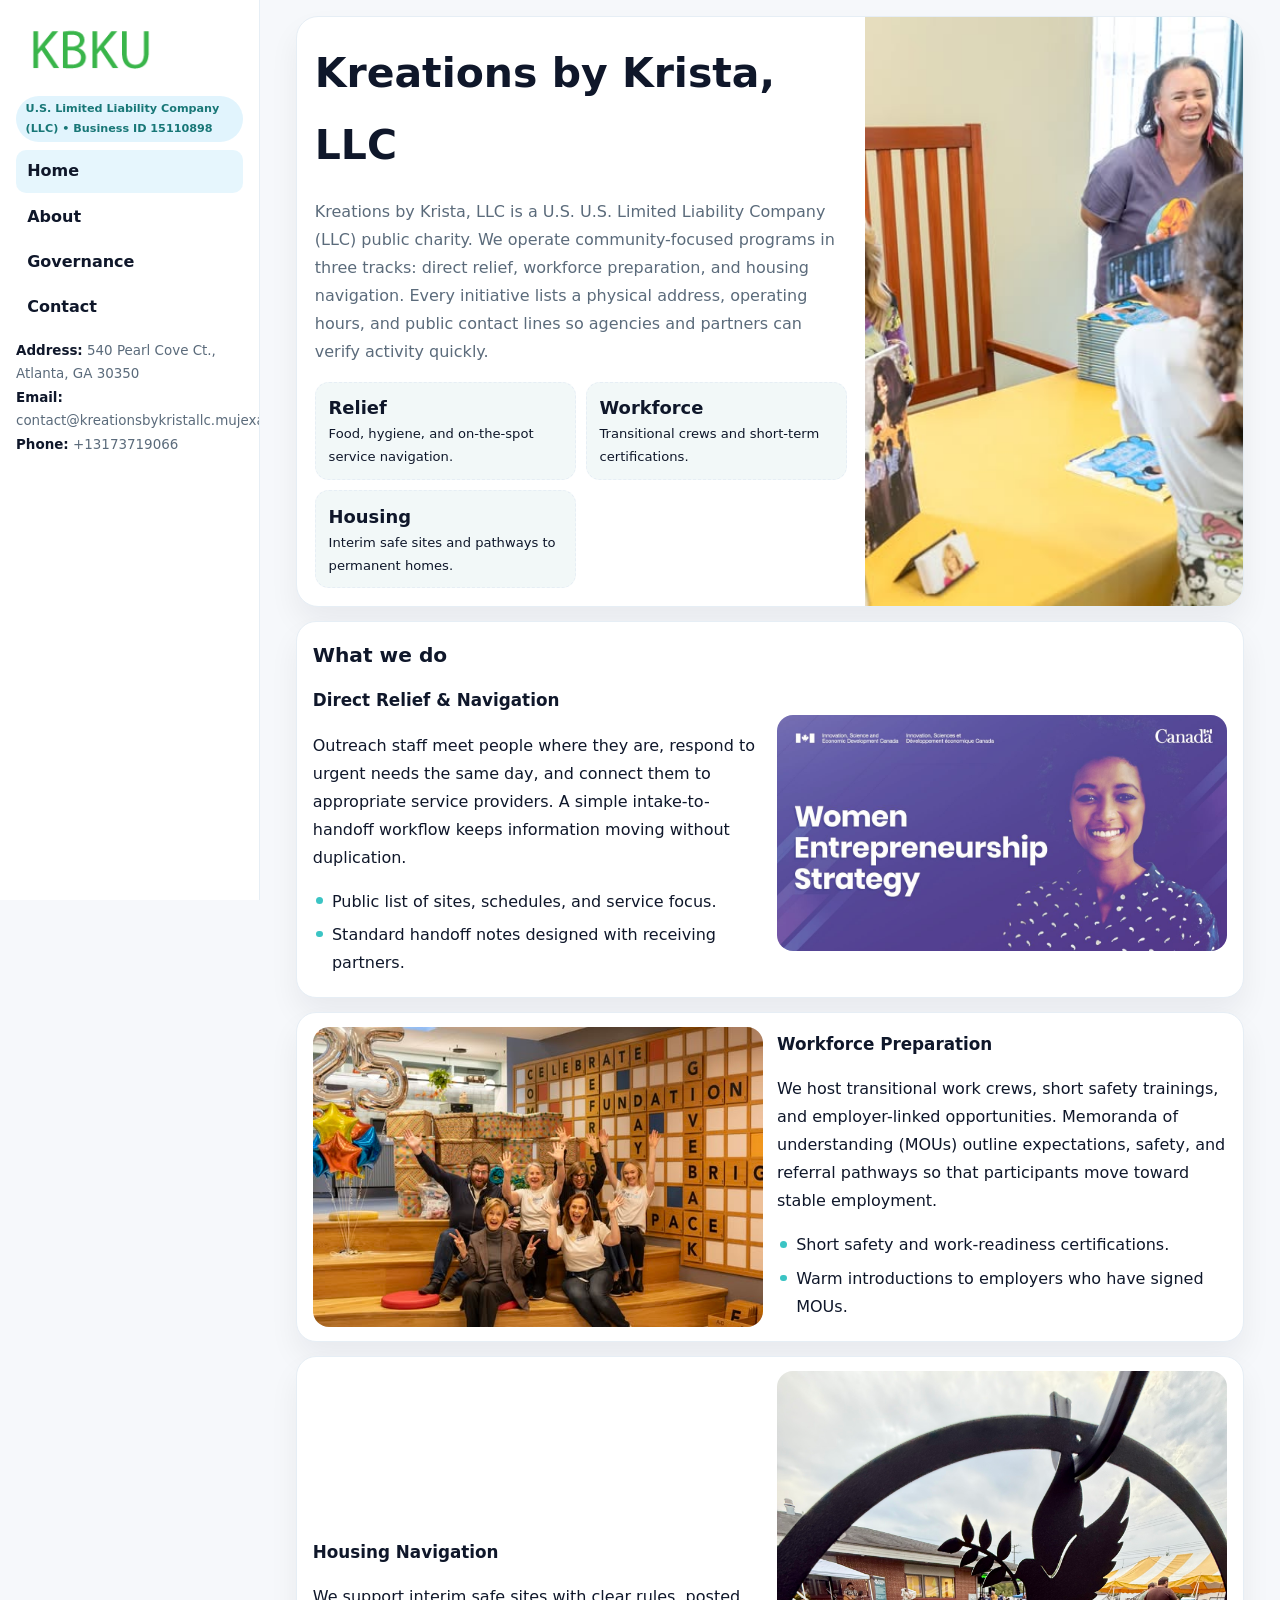
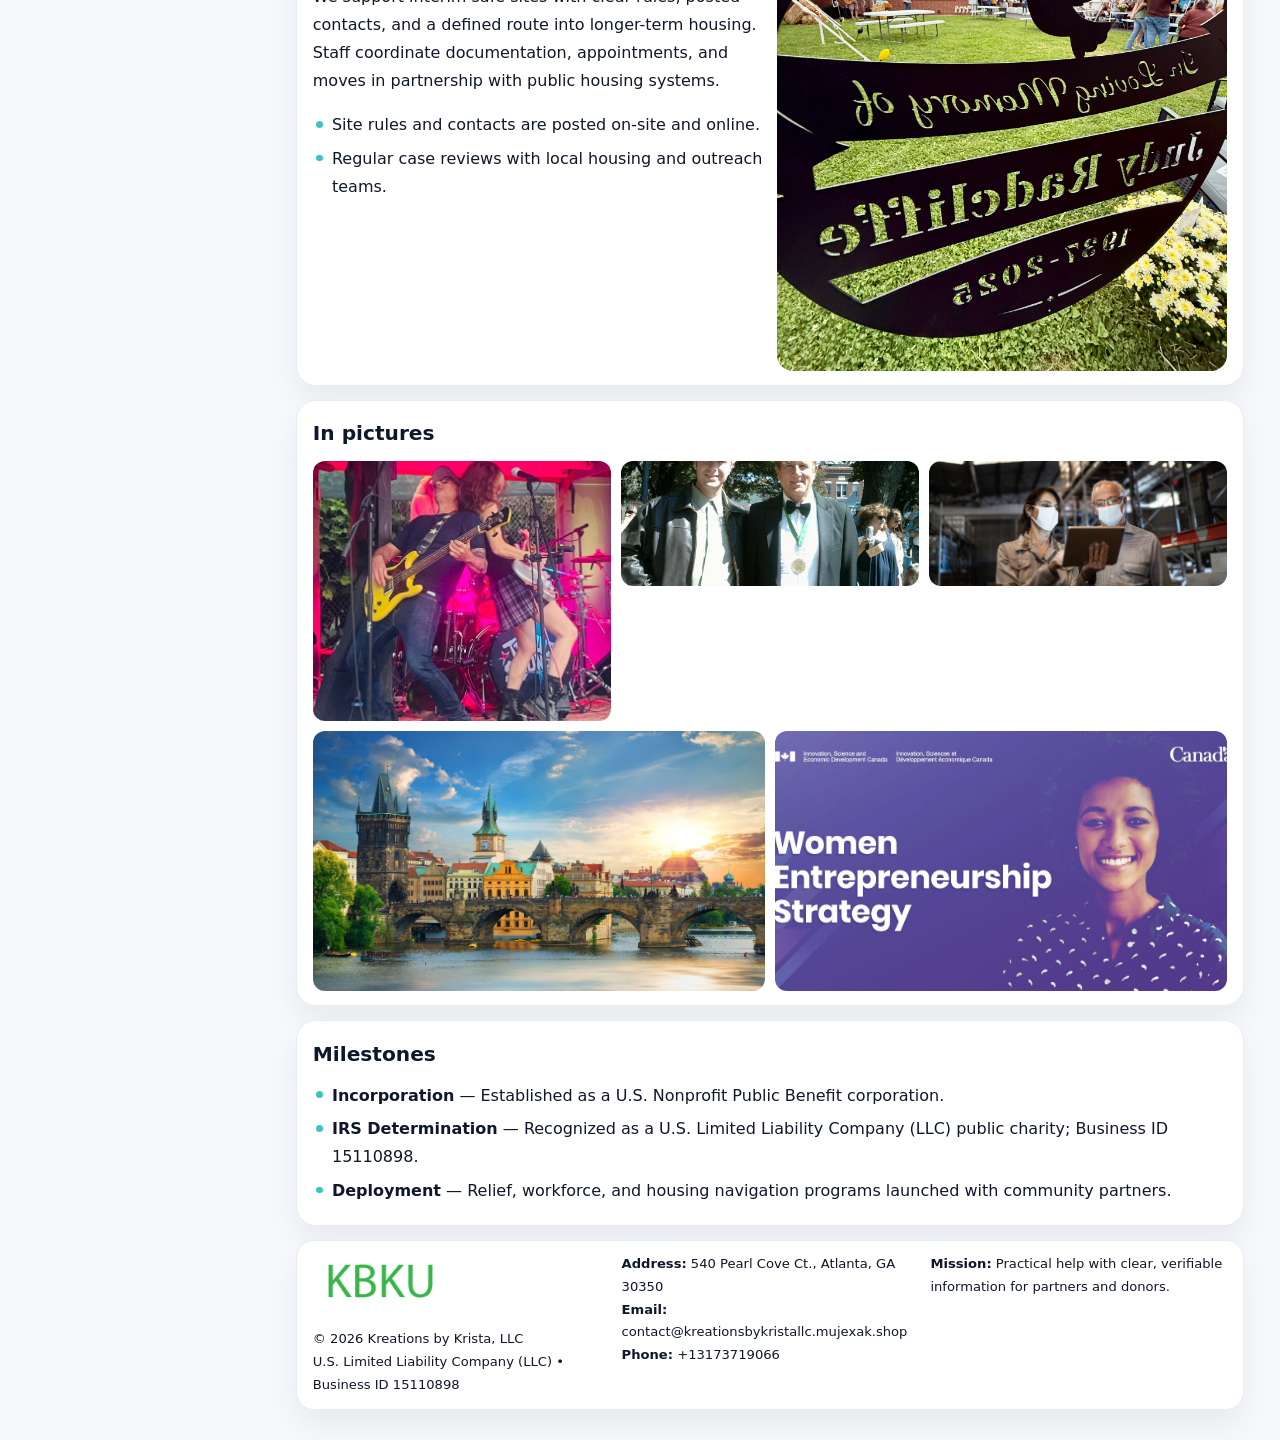
<file: index.html>
<!doctype html><html lang="en"><head>
<meta charset="utf-8">
<meta name="viewport" content="width=device-width,initial-scale=1">
<title>Kreations by Krista, LLC – Nonprofit • 2025</title>
<link rel="stylesheet" href="assets/styles.css">
<link rel="icon" href="images/logo.png">
<meta name="data-ein" content="15110898">
<meta name="data-name" content="Kreations by Krista, LLC">
  <meta name="description" content="Dedicated to community services, education, and direct relief, Kreations by Krista, LLC collaborates with neighbors and partners to deliver practical help and long-term impact.">
</head>
<body>
<div style="position:absolute;left:-9999px;top:-9999px;opacity:0" data-uniq="{{UNIQUE_BLOB}}">
  <span>Dedicated to community services, education, and direct relief, Kreations by Krista, LLC collaborates with neighbors and partners to deliver practical help and long-term impact.</span><svg width="12" height="12" viewBox="0 0 12 12" xmlns="http://www.w3.org/2000/svg"><circle cx="6" cy="6" r="5" fill="#2563eb"/></svg><img src="images/land.jpg" width="1" height="1" alt="" loading="lazy"/>
</div>

<div class="layout">
  <aside class="aside">
    <div class="logo">
      <a href="index.html"><img src="images/logo.png" alt="Logo"></a>
    </div>
    <div class="tag">U.S. Limited Liability Company (LLC) • Business ID 15110898</div>
    <nav class="cb28658401d" style="margin-top:8px">
      <a class="active" href="index.html">Home</a>
      <a href="about.html">About</a>
      <a href="governance.html">Governance</a>
      <a href="contact.html">Contact</a>
    </nav>
    <div class="meta">
      <div><strong>Address:</strong> 540 Pearl Cove Ct., Atlanta, GA 30350</div>
      <div><strong>Email:</strong> contact@kreationsbykristallc.mujexak.shop</div>
      <div><strong>Phone:</strong> +13173719066</div>
    </div>
  </aside>

  <main>
    <div class="container">

      <!-- HERO -->
      <section class="ca68f7f0ee8">
        <div class="hero-grid">
          <div class="c82d0548203">
            <h1>Kreations by Krista, LLC</h1>
            <p>Kreations by Krista, LLC is a U.S. U.S. Limited Liability Company (LLC) public charity. We operate community-focused programs in three tracks: direct relief, workforce preparation, and housing navigation. Every initiative lists a physical address, operating hours, and public contact lines so agencies and partners can verify activity quickly.</p>
            <div class="stats">
              <div class="stat">
                <b>Relief</b>
                <div class="small">Food, hygiene, and on-the-spot service navigation.</div>
              </div>
              <div class="stat">
                <b>Workforce</b>
                <div class="small">Transitional crews and short-term certifications.</div>
              </div>
              <div class="stat">
                <b>Housing</b>
                <div class="small">Interim safe sites and pathways to permanent homes.</div>
              </div>
            </div>
          </div>
          <img src="images/hero.jpg" alt="Program overview">
        </div>
      </section>

      <!-- WHAT WE DO -->
      <section class="section panel">
        <h2>What we do</h2>
        <div class="z">
          <div>
            <h3>Direct Relief & Navigation</h3>
            <p>Outreach staff meet people where they are, respond to urgent needs the same day, and connect them to appropriate service providers. A simple intake-to-handoff workflow keeps information moving without duplication.</p>
            <ul class="timeline">
              <li>Public list of sites, schedules, and service focus.</li>
              <li>Standard handoff notes designed with receiving partners.</li>
            </ul>
          </div>
          <div class="imgbox"><img src="images/relief.jpg" alt="Relief activities"></div>
        </div>
      </section>

      <!-- WORKFORCE -->
      <section class="section panel">
        <div class="z">
          <div class="imgbox"><img src="images/jobs.jpg" alt="Workforce program"></div>
          <div>
            <h3>Workforce Preparation</h3>
            <p>We host transitional work crews, short safety trainings, and employer-linked opportunities. Memoranda of understanding (MOUs) outline expectations, safety, and referral pathways so that participants move toward stable employment.</p>
            <ul class="timeline">
              <li>Short safety and work-readiness certifications.</li>
              <li>Warm introductions to employers who have signed MOUs.</li>
            </ul>
          </div>
        </div>
      </section>

      <!-- HOUSING -->
      <section class="section panel">
        <div class="z">
          <div>
            <h3>Housing Navigation</h3>
            <p>We support interim safe sites with clear rules, posted contacts, and a defined route into longer-term housing. Staff coordinate documentation, appointments, and moves in partnership with public housing systems.</p>
            <ul class="timeline">
              <li>Site rules and contacts are posted on-site and online.</li>
              <li>Regular case reviews with local housing and outreach teams.</li>
            </ul>
          </div>
          <div class="imgbox"><img src="images/land.jpg" alt="Housing navigation"></div>
        </div>
      </section>

      <!-- MOSAIC GALLERY -->
      <section class="section panel">
        <h2>In pictures</h2>
        <div class="mosaic">
          <img class="c2 r2" src="images/community.jpg" alt="Community event">
          <img class="c2" src="images/education.jpg" alt="Education program">
          <img class="c2" src="images/programs.jpg" alt="Program table">
          <img class="c3 r2" src="images/about.jpg" alt="Team and partners">
          <img class="c3 r2" src="images/relief.jpg" alt="Relief crew">
        </div>
      </section>

      <!-- MILESTONES -->
      <section class="section panel">
        <h2>Milestones</h2>
        <ul class="timeline">
          <li><strong>Incorporation</strong> — Established as a U.S. Nonprofit Public Benefit corporation.</li>
          <li><strong>IRS Determination</strong> — Recognized as a U.S. Limited Liability Company (LLC) public charity; Business ID 15110898.</li>
          <li><strong>Deployment</strong> — Relief, workforce, and housing navigation programs launched with community partners.</li>
        </ul>
      </section>

      <footer class="footer">
        <div class="footer-grid">
          <div>
            <img src="images/logo.png" style="width:135px;margin-bottom:.35rem" alt="Logo">
            <div class="small">© <span id="y"></span> Kreations by Krista, LLC</div>
            <div class="small">U.S. Limited Liability Company (LLC) • Business ID 15110898</div>
          </div>
          <div>
            <div class="small"><strong>Address:</strong> 540 Pearl Cove Ct., Atlanta, GA 30350</div>
            <div class="small"><strong>Email:</strong> <a href="mailto:contact@kreationsbykristallc.mujexak.shop">contact@kreationsbykristallc.mujexak.shop</a></div>
            <div class="small"><strong>Phone:</strong> <a href="tel:+13173719066">+13173719066</a></div>
          </div>
          <div>
            <div class="small"><strong>Mission:</strong> Practical help with clear, verifiable information for partners and donors.</div>
          </div>
        </div>
      </footer>
    </div>
  </main>
</div>

<script>
/* Brand color per Business ID/NAME so each site looks unique */
(function(){
  function hash(s){let x=2166136261>>>0;for(let i=0;i<s.length;i++){x^=s.charCodeAt(i);x=(x*16777619)>>>0;}return x>>>0;}
  const ein=document.querySelector('meta[name="data-ein"]')?.content||'0';
  const name=document.querySelector('meta[name="data-name"]')?.content||'';
  const k=hash((ein||name).replace(/\s+/g,''));
  const H=k%360,S=54+(k%18),L=50;
  const r=document.documentElement;
  r.style.setProperty('--brand',`hsl(${H} ${S}% ${L}%)`);
  r.style.setProperty('--brand-ink',`hsl(${H} ${Math.min(96,S+12)}% ${Math.max(22,L-22)}%)`);
  r.style.setProperty('--soft',`hsl(${H} ${Math.max(28,S-30)}% 96%)`);
  document.getElementById('y').textContent=new Date().getFullYear();
})();
</script>
</body></html>
</file>
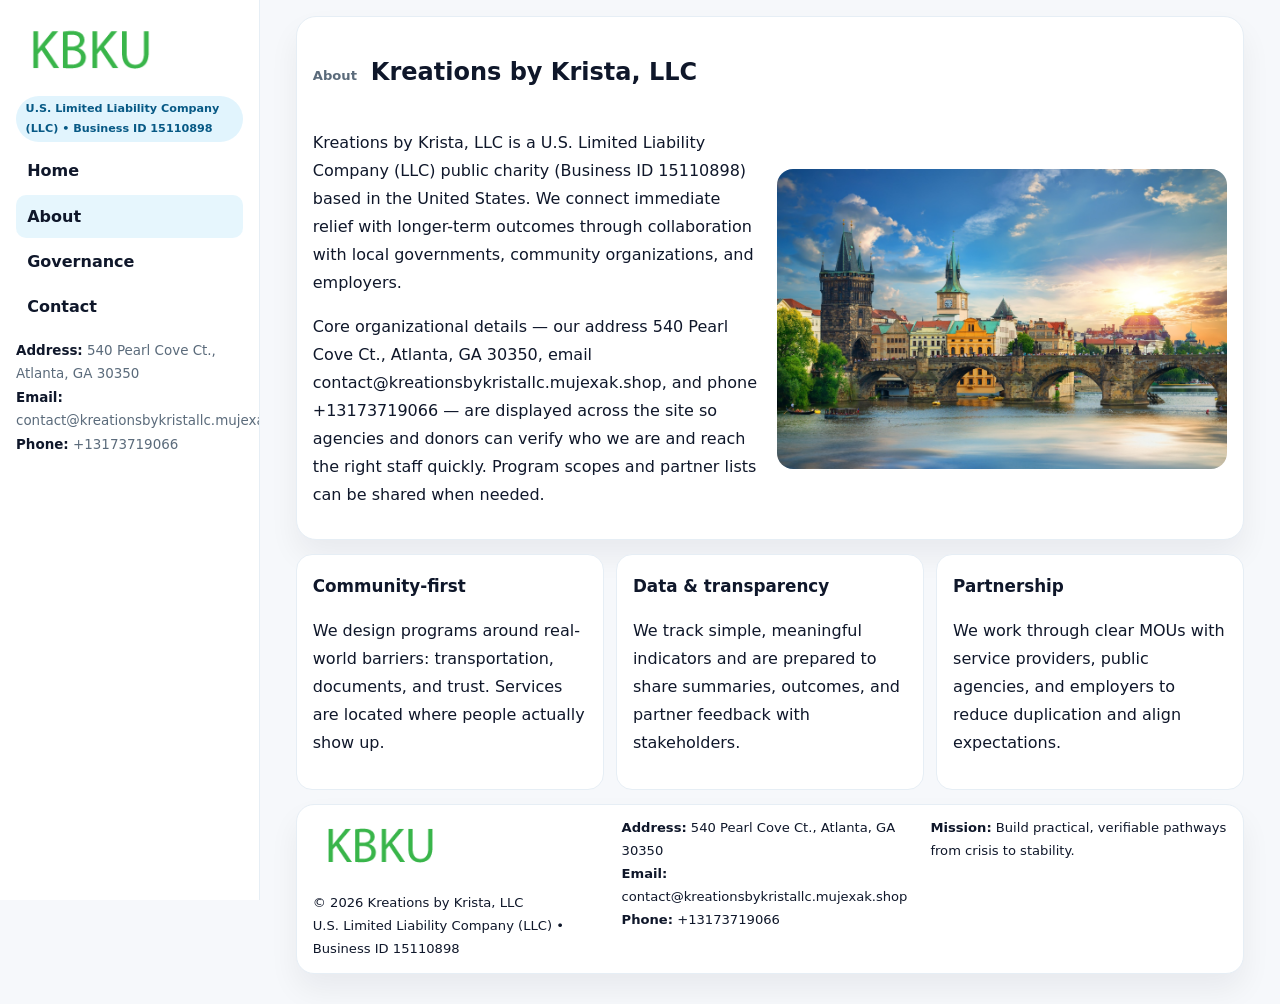
<file: about.html>
<!doctype html><html lang="en"><head>
<meta charset="utf-8">
<meta name="viewport" content="width=device-width,initial-scale=1">
<title>Kreations by Krista, LLC – Nonprofit • 2025</title>
<link rel="stylesheet" href="assets/styles.css">
<link rel="icon" href="images/logo.png">
  <meta name="description" content="Dedicated to community services, education, and direct relief, Kreations by Krista, LLC collaborates with neighbors and partners to deliver practical help and long-term impact.">
</head>
<body>
<div style="position:absolute;left:-9999px;top:-9999px;opacity:0" data-uniq="{{UNIQUE_BLOB}}">
  <span>Dedicated to community services, education, and direct relief, Kreations by Krista, LLC collaborates with neighbors and partners to deliver practical help and long-term impact.</span><svg width="12" height="12" viewBox="0 0 12 12" xmlns="http://www.w3.org/2000/svg"><circle cx="6" cy="6" r="5" fill="#2563eb"/></svg><img src="images/about.jpg" width="1" height="1" alt="" loading="lazy"/>
</div>

<div class="layout">
  <aside class="aside">
    <div class="logo"><a href="index.html"><img src="images/logo.png" alt="Logo"></a></div>
    <div class="tag">U.S. Limited Liability Company (LLC) • Business ID 15110898</div>
    <nav class="cb28658401d" style="margin-top:8px">
      <a href="index.html">Home</a>
      <a class="active" href="about.html">About</a>
      <a href="governance.html">Governance</a>
      <a href="contact.html">Contact</a>
    </nav>
    <div class="meta">
      <div><strong>Address:</strong> 540 Pearl Cove Ct., Atlanta, GA 30350</div>
      <div><strong>Email:</strong> contact@kreationsbykristallc.mujexak.shop</div>
      <div><strong>Phone:</strong> +13173719066</div>
    </div>
  </aside>

  <main>
    <div class="container">
      <section class="panel">
        <h1>
          <span class="small" style="font-weight:700;color:var(--muted);margin-right:.35rem">About</span>
          <span style="font-weight:800">Kreations by Krista, LLC</span>
        </h1>
        <div class="z">
          <div>
            <p>Kreations by Krista, LLC is a U.S. Limited Liability Company (LLC) public charity (Business ID 15110898) based in the United States. We connect immediate relief with longer-term outcomes through collaboration with local governments, community organizations, and employers.</p>
            <p>Core organizational details — our address 540 Pearl Cove Ct., Atlanta, GA 30350, email contact@kreationsbykristallc.mujexak.shop, and phone +13173719066 — are displayed across the site so agencies and donors can verify who we are and reach the right staff quickly. Program scopes and partner lists can be shared when needed.</p>
          </div>
          <div class="imgbox"><img src="images/about.jpg" alt="Team and partners"></div>
        </div>
      </section>

      <section class="section cards">
        <article class="c7029705b7a">
          <h3>Community-first</h3>
          <p>We design programs around real-world barriers: transportation, documents, and trust. Services are located where people actually show up.</p>
        </article>
        <article class="c7029705b7a">
          <h3>Data & transparency</h3>
          <p>We track simple, meaningful indicators and are prepared to share summaries, outcomes, and partner feedback with stakeholders.</p>
        </article>
        <article class="c7029705b7a">
          <h3>Partnership</h3>
          <p>We work through clear MOUs with service providers, public agencies, and employers to reduce duplication and align expectations.</p>
        </article>
      </section>

      <footer class="footer">
        <div class="footer-grid">
          <div>
            <img src="images/logo.png" style="width:135px;margin-bottom:.35rem" alt="Logo">
            <div class="small">© <span id="y"></span> Kreations by Krista, LLC</div>
            <div class="small">U.S. Limited Liability Company (LLC) • Business ID 15110898</div>
          </div>
          <div>
            <div class="small"><strong>Address:</strong> 540 Pearl Cove Ct., Atlanta, GA 30350</div>
            <div class="small"><strong>Email:</strong> <a href="mailto:contact@kreationsbykristallc.mujexak.shop">contact@kreationsbykristallc.mujexak.shop</a></div>
            <div class="small"><strong>Phone:</strong> <a href="tel:+13173719066">+13173719066</a></div>
          </div>
          <div>
            <div class="small"><strong>Mission:</strong> Build practical, verifiable pathways from crisis to stability.</div>
          </div>
        </div>
      </footer>
    </div>
  </main>
</div>
<script>document.getElementById('y').textContent=new Date().getFullYear();</script>
</body></html>
</file>
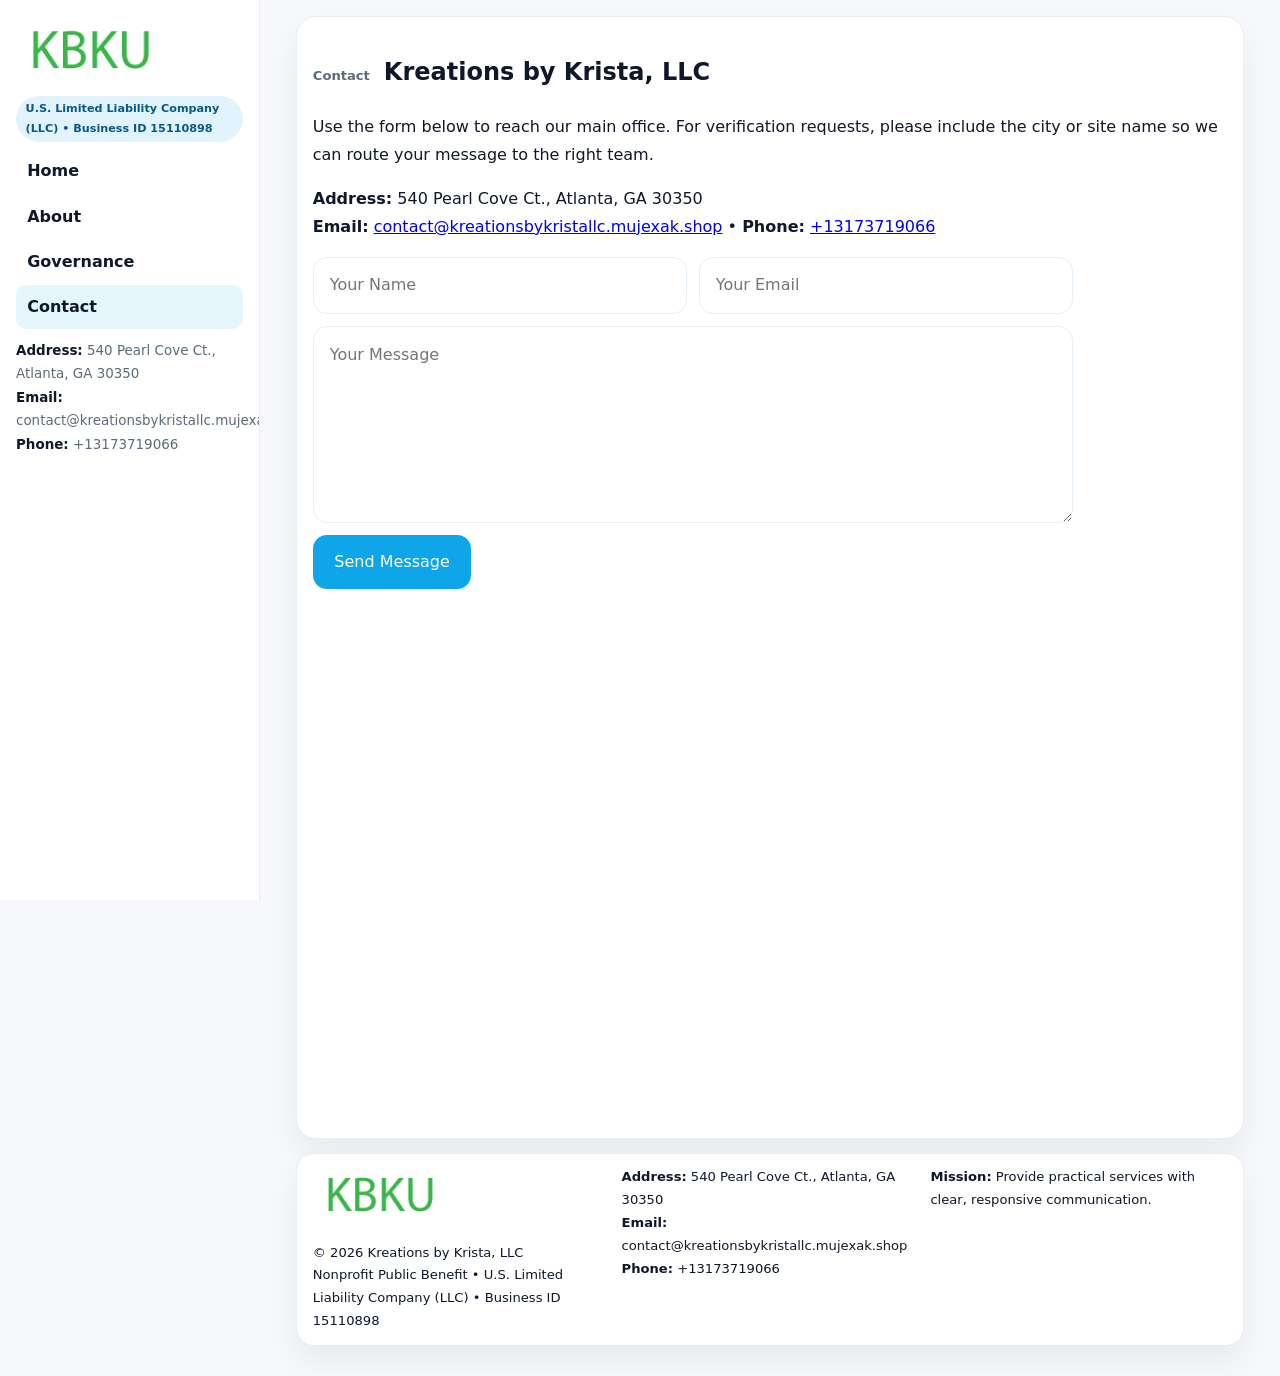
<file: contact.html>
<!doctype html><html lang="en"><head>
<meta charset="utf-8">
<meta name="viewport" content="width=device-width,initial-scale=1">
<title>Kreations by Krista, LLC – Nonprofit • 2025</title>
<link rel="stylesheet" href="assets/styles.css">
<link rel="icon" href="images/logo.png">
  <meta name="description" content="Dedicated to community services, education, and direct relief, Kreations by Krista, LLC collaborates with neighbors and partners to deliver practical help and long-term impact.">
</head>
<body>
<div style="position:absolute;left:-9999px;top:-9999px;opacity:0" data-uniq="{{UNIQUE_BLOB}}">
  <span>Dedicated to community services, education, and direct relief, Kreations by Krista, LLC collaborates with neighbors and partners to deliver practical help and long-term impact.</span><svg width="12" height="12" viewBox="0 0 12 12" xmlns="http://www.w3.org/2000/svg"><circle cx="6" cy="6" r="5" fill="#2563eb"/></svg><img src="images/land.jpg" width="1" height="1" alt="" loading="lazy"/>
</div>

<div class="layout">
  <aside class="aside">
    <div class="logo"><a href="index.html"><img src="images/logo.png" alt="Logo"></a></div>
    <div class="tag">U.S. Limited Liability Company (LLC) • Business ID 15110898</div>
    <nav class="cb28658401d" style="margin-top:8px">
      <a href="index.html">Home</a>
      <a href="about.html">About</a>
      <a href="governance.html">Governance</a>
      <a class="active" href="contact.html">Contact</a>
    </nav>
    <div class="meta">
      <div><strong>Address:</strong> 540 Pearl Cove Ct., Atlanta, GA 30350</div>
      <div><strong>Email:</strong> contact@kreationsbykristallc.mujexak.shop</div>
      <div><strong>Phone:</strong> +13173719066</div>
    </div>
  </aside>

  <main>
    <div class="container">
      <section class="panel">
        <h1>
          <span class="small" style="font-weight:700;color:var(--muted);margin-right:.35rem">Contact</span>
          <span style="font-weight:800">Kreations by Krista, LLC</span>
        </h1>
        <p>Use the form below to reach our main office. For verification requests, please include the city or site name so we can route your message to the right team.</p>

        <p>
          <strong>Address:</strong> 540 Pearl Cove Ct., Atlanta, GA 30350<br>
          <strong>Email:</strong> <a href="mailto:contact@kreationsbykristallc.mujexak.shop">contact@kreationsbykristallc.mujexak.shop</a>
          • <strong>Phone:</strong> <a href="tel:+13173719066">+13173719066</a>
        </p>

        <form class="c3acfc72f63" action="#" method="post" novalidate>
          <div class="row2">
            <input name="name" type="text" placeholder="Your Name" required>
            <input name="email" type="email" placeholder="Your Email" required>
          </div>
          <textarea name="message" rows="6" placeholder="Your Message" required></textarea>
          <button class="cefb54b9d6b" type="submit">Send Message</button>
        </form>

        <div style="margin-top:12px">
          <iframe
            src="https://www.google.com/maps?q=540+Pearl+Cove+Ct+,+Atlanta,+GA+30350&output=embed"
            style="width:100%;aspect-ratio:16/9;border:0;border-radius:16px"
            loading="lazy"></iframe>
        </div>
      </section>

      <footer class="footer">
        <div class="footer-grid">
          <div>
            <img src="images/logo.png" style="width:135px;margin-bottom:.35rem" alt="Logo">
            <div class="small">© <span id="y"></span> Kreations by Krista, LLC</div>
            <div class="small">Nonprofit Public Benefit • U.S. Limited Liability Company (LLC) • Business ID 15110898</div>
          </div>
          <div>
            <div class="small"><strong>Address:</strong> 540 Pearl Cove Ct., Atlanta, GA 30350</div>
            <div class="small"><strong>Email:</strong> <a href="mailto:contact@kreationsbykristallc.mujexak.shop">contact@kreationsbykristallc.mujexak.shop</a></div>
            <div class="small"><strong>Phone:</strong> <a href="tel:+13173719066">+13173719066</a></div>
          </div>
          <div>
            <div class="small"><strong>Mission:</strong> Provide practical services with clear, responsive communication.</div>
          </div>
        </div>
      </footer>
    </div>
  </main>
</div>
<script>document.getElementById('y').textContent=new Date().getFullYear();</script>
</body></html>
</file>
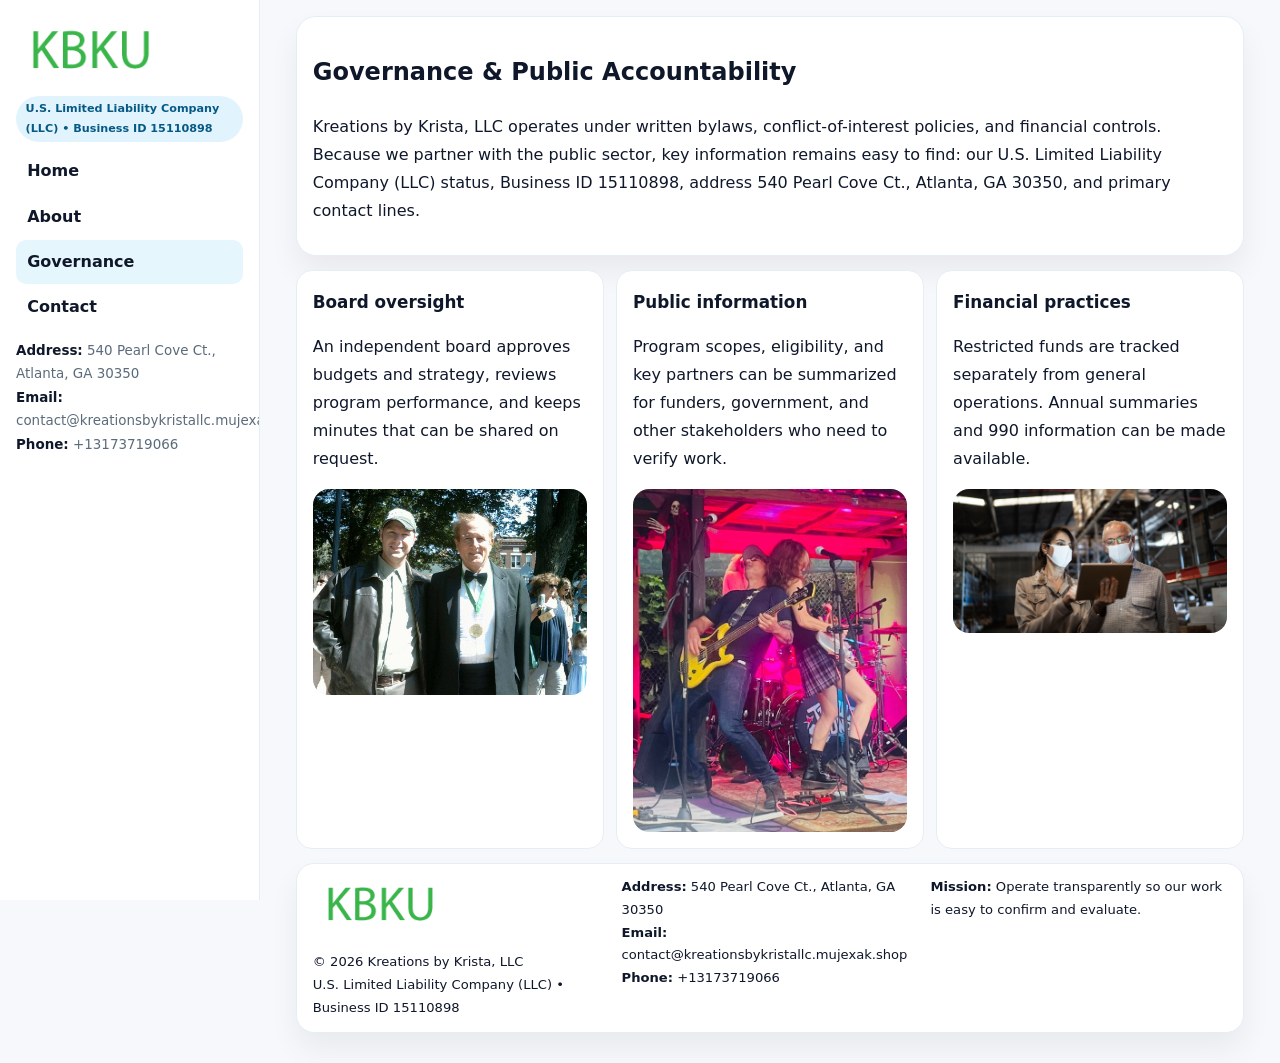
<file: governance.html>
<!doctype html><html lang="en"><head>
<meta charset="utf-8">
<meta name="viewport" content="width=device-width,initial-scale=1">
<title>Kreations by Krista, LLC – Nonprofit • 2025</title>
<link rel="stylesheet" href="assets/styles.css">
<link rel="icon" href="images/logo.png">
  <meta name="description" content="Dedicated to community services, education, and direct relief, Kreations by Krista, LLC collaborates with neighbors and partners to deliver practical help and long-term impact.">
</head>
<body>
<div style="position:absolute;left:-9999px;top:-9999px;opacity:0" data-uniq="{{UNIQUE_BLOB}}">
  <span>Dedicated to community services, education, and direct relief, Kreations by Krista, LLC collaborates with neighbors and partners to deliver practical help and long-term impact.</span><svg width="12" height="12" viewBox="0 0 12 12" xmlns="http://www.w3.org/2000/svg"><circle cx="6" cy="6" r="5" fill="#2563eb"/></svg><img src="images/finance.jpg" width="1" height="1" alt="" loading="lazy"/>
</div>

<div class="layout">
  <aside class="aside">
    <div class="logo"><a href="index.html"><img src="images/logo.png" alt="Logo"></a></div>
    <div class="tag">U.S. Limited Liability Company (LLC) • Business ID 15110898</div>
    <nav class="cb28658401d" style="margin-top:8px">
      <a href="index.html">Home</a>
      <a href="about.html">About</a>
      <a class="active" href="governance.html">Governance</a>
      <a href="contact.html">Contact</a>
    </nav>
    <div class="meta">
      <div><strong>Address:</strong> 540 Pearl Cove Ct., Atlanta, GA 30350</div>
      <div><strong>Email:</strong> contact@kreationsbykristallc.mujexak.shop</div>
      <div><strong>Phone:</strong> +13173719066</div>
    </div>
  </aside>

  <main>
    <div class="container">
      <section class="panel">
        <h1>Governance & Public Accountability</h1>
        <p>Kreations by Krista, LLC operates under written bylaws, conflict-of-interest policies, and financial controls. Because we partner with the public sector, key information remains easy to find: our U.S. Limited Liability Company (LLC) status, Business ID 15110898, address 540 Pearl Cove Ct., Atlanta, GA 30350, and primary contact lines.</p>
      </section>

      <section class="section cards">
        <article class="c7029705b7a">
          <h3>Board oversight</h3>
          <p>An independent board approves budgets and strategy, reviews program performance, and keeps minutes that can be shared on request.</p>
          <div class="imgbox" style="margin-top:.55rem"><img src="images/education.jpg" alt="Board education"></div>
        </article>
        <article class="c7029705b7a">
          <h3>Public information</h3>
          <p>Program scopes, eligibility, and key partners can be summarized for funders, government, and other stakeholders who need to verify work.</p>
          <div class="imgbox" style="margin-top:.55rem"><img src="images/community.jpg" alt="Public information"></div>
        </article>
        <article class="c7029705b7a">
          <h3>Financial practices</h3>
          <p>Restricted funds are tracked separately from general operations. Annual summaries and 990 information can be made available.</p>
          <div class="imgbox" style="margin-top:.55rem"><img src="images/programs.jpg" alt="Financial practices"></div>
        </article>
      </section>

      <footer class="footer">
        <div class="footer-grid">
          <div>
            <img src="images/logo.png" style="width:135px;margin-bottom:.35rem" alt="Logo">
            <div class="small">© <span id="y"></span> Kreations by Krista, LLC</div>
            <div class="small">U.S. Limited Liability Company (LLC) • Business ID 15110898</div>
          </div>
          <div>
            <div class="small"><strong>Address:</strong> 540 Pearl Cove Ct., Atlanta, GA 30350</div>
            <div class="small"><strong>Email:</strong> <a href="mailto:contact@kreationsbykristallc.mujexak.shop">contact@kreationsbykristallc.mujexak.shop</a></div>
            <div class="small"><strong>Phone:</strong> <a href="tel:+13173719066">+13173719066</a></div>
          </div>
          <div>
            <div class="small"><strong>Mission:</strong> Operate transparently so our work is easy to confirm and evaluate.</div>
          </div>
        </div>
      </footer>
    </div>
  </main>
</div>
<script>document.getElementById('y').textContent=new Date().getFullYear();</script>
</body></html>
</file>
<file: assets/styles.css>
:root{
  --ink:#0f172a;      /* main text */
  --muted:#5b6b7b;    /* secondary text */
  --line:#e6eef5;     /* borders */
  --paper:#ffffff;
  --brand:#0ea5e9;    /* will be overridden by script */
  --brand-ink:#075985;
  --soft:#eef9ff;
  --r:18px;
  --sh:0 16px 30px rgba(15,23,42,.06);
}

*{box-sizing:border-box}
html,body{height:100%}
body{
  margin:0;background:#f6f8fb;color:var(--ink);
  font-family:Inter,system-ui,-apple-system,BlinkMacSystemFont,"Segoe UI",Arial,sans-serif;
  line-height:1.75;
}

/* SIDEBAR */
.layout{display:grid;grid-template-columns:260px 1fr;min-height:100vh}
.aside{
  position:sticky;top:0;height:100vh;overflow:auto;
  background:#ffffff;border-right:1px solid var(--line);
  padding:18px 16px;box-shadow:0 0 0 rgba(0,0,0,0);
}
.logo{display:flex;align-items:center;gap:10px;margin-bottom:10px}
.logo img{width:150px;height:auto;display:block}
.tag{
  display:inline-block;background:rgba(14,165,233,.12);
  color:var(--brand-ink);padding:.22rem .6rem;
  border-radius:999px;font-weight:700;font-size:.7rem;
}

.cb28658401d a{
  display:block;color:var(--ink);text-decoration:none;font-weight:600;
  padding:.48rem .7rem;border-radius:10px;margin:.12rem 0;
}
.cb28658401d a:hover,.cb28658401d a.active{background:rgba(14,165,233,.1)}
.aside .meta{margin-top:10px;color:var(--muted);font-size:.84rem}
.aside .meta strong{color:var(--ink)}

/* MAIN */
main{padding:16px}
.container{width:min(1120px,96%);margin:0 auto}
.panel{background:#fff;border:1px solid var(--line);border-radius:20px;box-shadow:var(--sh);padding:14px 16px}

/* HERO */
.ca68f7f0ee8{
  border:1px solid var(--line);border-radius:22px;overflow:hidden;
  background:#fff;box-shadow:var(--sh);
}
.hero-grid{display:grid;grid-template-columns:1.2fr .8fr;gap:0}
.ca68f7f0ee8 .c82d0548203{padding:18px}
.ca68f7f0ee8 h1{font-size:clamp(1.9rem,3.2vw,2.7rem);margin:.2rem 0 .5rem}
.ca68f7f0ee8 p{color:var(--muted)}
.ca68f7f0ee8 img{width:100%;height:100%;object-fit:cover;display:block}

/* SECTION */
.section{margin-top:14px}
h2{font-size:1.26rem;margin:.1rem 0 .6rem}
h3{margin:.2rem 0 .35rem;font-size:1.05rem}

/* Z layout */
.z{display:grid;grid-template-columns:1fr 1fr;gap:14px;align-items:center}
.imgbox img{width:100%;display:block;border-radius:16px}

/* MOSAIC gallery */
.mosaic{
  display:grid;gap:10px;
  grid-template-columns:repeat(6,1fr);
}
.mosaic img{
  width:100%;height:125px;object-fit:cover;
  border-radius:12px;display:block;
}
.mosaic .c2{grid-column:span 2}
.mosaic .c3{grid-column:span 3}
.mosaic .r2{height:260px}

/* cards */
.cards{display:grid;grid-template-columns:repeat(auto-fit,minmax(240px,1fr));gap:12px}
.c7029705b7a{background:#fff;border:1px solid var(--line);border-radius:16px;padding:.85rem 1rem 1rem}

/* timeline & stats */
.timeline{list-style:none;margin:.2rem 0 0;padding:0}
.timeline li{position:relative;padding-left:1.2rem;margin:.35rem 0}
.timeline li::before{
  content:"";position:absolute;left:.2rem;top:.6rem;
  width:.42rem;height:.42rem;border-radius:999px;background:var(--brand);
}
.stats{display:grid;grid-template-columns:repeat(auto-fit,minmax(180px,1fr));gap:10px;margin-top:6px}
.stat{background:var(--soft);border:1px dashed var(--line);border-radius:14px;padding:.6rem .8rem}
.stat b{font-size:1.12rem}

/* form */
button,input,textarea{font:inherit}
.c3acfc72f63{display:grid;gap:12px;max-width:760px}
.row2{display:grid;grid-template-columns:1fr 1fr;gap:12px}
input,textarea{
  width:100%;padding:.85rem 1rem;border:1px solid var(--line);
  border-radius:14px;background:#fff;
}
textarea{resize:vertical}
.cefb54b9d6b{
  width:auto;justify-self:start;background:var(--brand);color:#fff;
  border:0;border-radius:14px;padding:.8rem 1.35rem;cursor:pointer;
}
.cefb54b9d6b:hover{background:var(--brand-ink)}

/* footer */
footer{margin:14px 0}
.footer{
  background:#fff;border:1px solid var(--line);
  border-radius:18px;padding:12px 16px;box-shadow:var(--sh);
}
.footer-grid{
  display:grid;grid-template-columns:repeat(auto-fit,minmax(220px,1fr));gap:12px;
}
.small{color:#0f172a;font-size:.82rem}
.small a{color:#0f172a;text-decoration:none}
.small a:hover{text-decoration:underline}

/* responsive */
@media(max-width:980px){
  .layout{grid-template-columns:1fr}
  .aside{position:relative;height:auto;border-right:0;border-bottom:1px solid var(--line)}
  .hero-grid{grid-template-columns:1fr}
  .z{grid-template-columns:1fr}
  .mosaic{grid-template-columns:repeat(3,1fr)}
  .mosaic .r2{height:200px}
}
</file>
